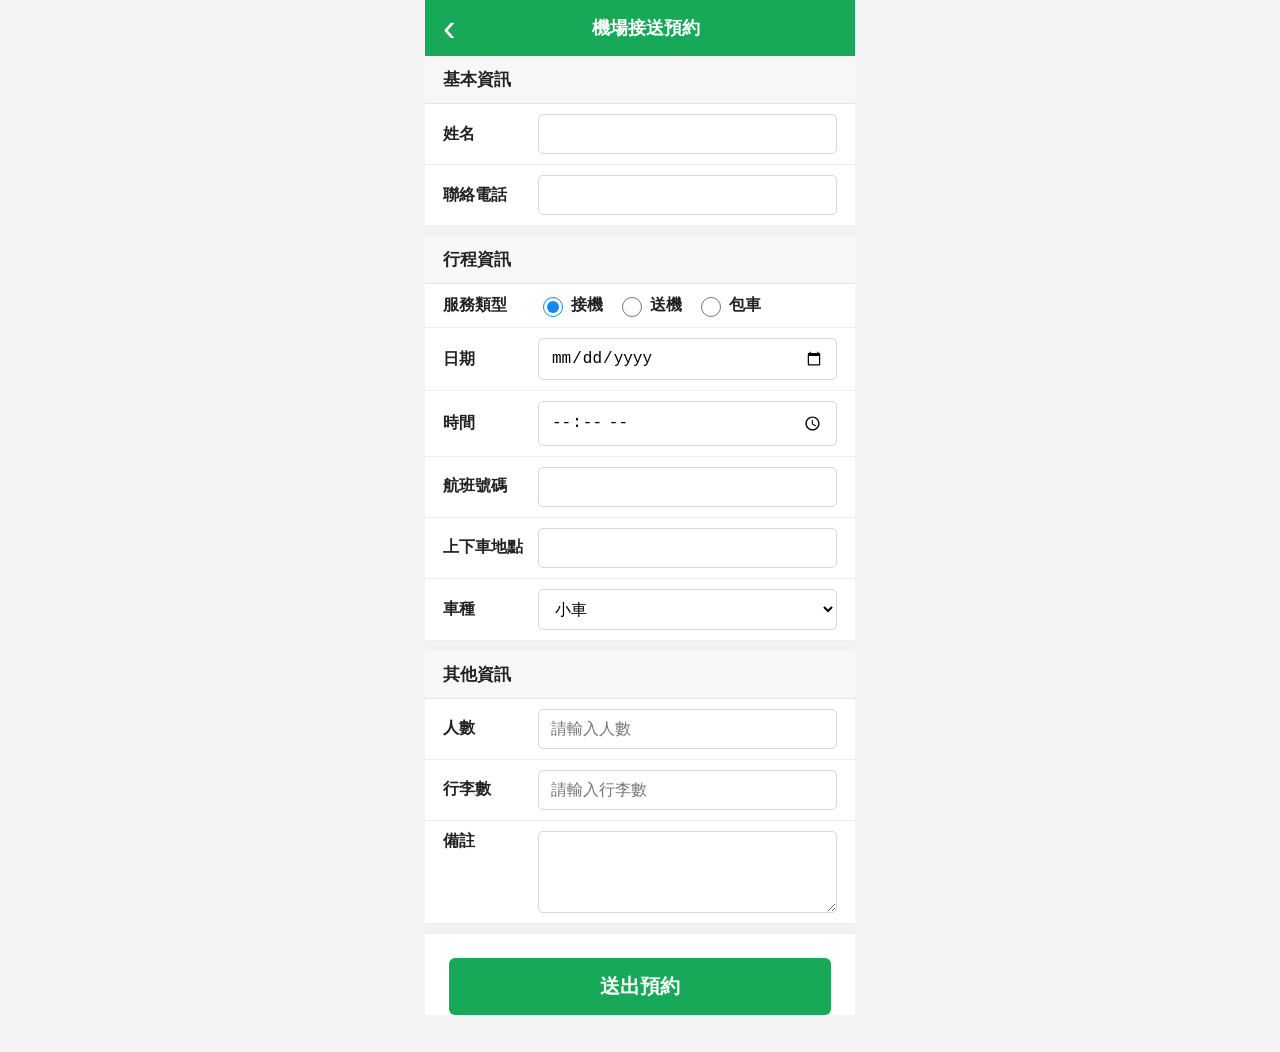
<file: index.html>
<!DOCTYPE html>
<html lang="zh-Hant">
<head>
  <meta charset="UTF-8" />
  <meta name="viewport" content="width=device-width, initial-scale=1.0" />
  <title>機場接送預約</title>
  <link rel="stylesheet" href="style.css" />
  <script src="https://static.line-scdn.net/liff/edge/2/sdk.js"></script>
</head>

<body>
  <div class="app">
    <header class="header">
      <div class="back">‹</div>
      <div class="title">機場接送預約</div>
      <div></div>
    </header>

    <form id="transferForm">

      <section>
        <h2>基本資訊</h2>

        <div class="field">
          <label>姓名</label>
          <input type="text" name="name" required />
        </div>

        <div class="field">
          <label>聯絡電話</label>
          <input type="tel" name="phone" required />
        </div>
      </section>

      <section>
        <h2>行程資訊</h2>

        <div class="field">
          <label>服務類型</label>
          <div class="radio-group">
            <label><input type="radio" name="serviceType" value="接機" checked /> 接機</label>
            <label><input type="radio" name="serviceType" value="送機" /> 送機</label>
            <label><input type="radio" name="serviceType" value="包車" /> 包車</label>
          </div>
        </div>

        <div class="field">
          <label>日期</label>
          <input type="date" name="date" required />
        </div>

        <div class="field">
          <label>時間</label>
          <input type="time" name="time" required />
        </div>

        <div class="field">
          <label>航班號碼</label>
          <input type="text" name="flightNo" />
        </div>

        <div class="field">
          <label>上下車地點</label>
          <input type="text" name="location" required />
        </div>

        <div class="field">
          <label>車種</label>
          <select name="carType">
            <option value="小車">小車</option>
            <option value="進口車">進口車</option>
            <option value="大車">大車</option>
          </select>
        </div>
      </section>

      <section>
        <h2>其他資訊</h2>

        <div class="field">
          <label>人數</label>
          <input type="number" name="passengers" min="1" placeholder="請輸入人數" required />
        </div>

        <div class="field">
          <label>行李數</label>
          <input type="number" name="luggage" min="0" placeholder="請輸入行李數" required />
        </div>

        <div class="field textarea-field">
          <label>備註</label>
          <textarea name="note"></textarea>
        </div>
      </section>

      <button type="submit">送出預約</button>

    </form>
  </div>

  <script src="script.js"></script>
</body>
</html>
</file>
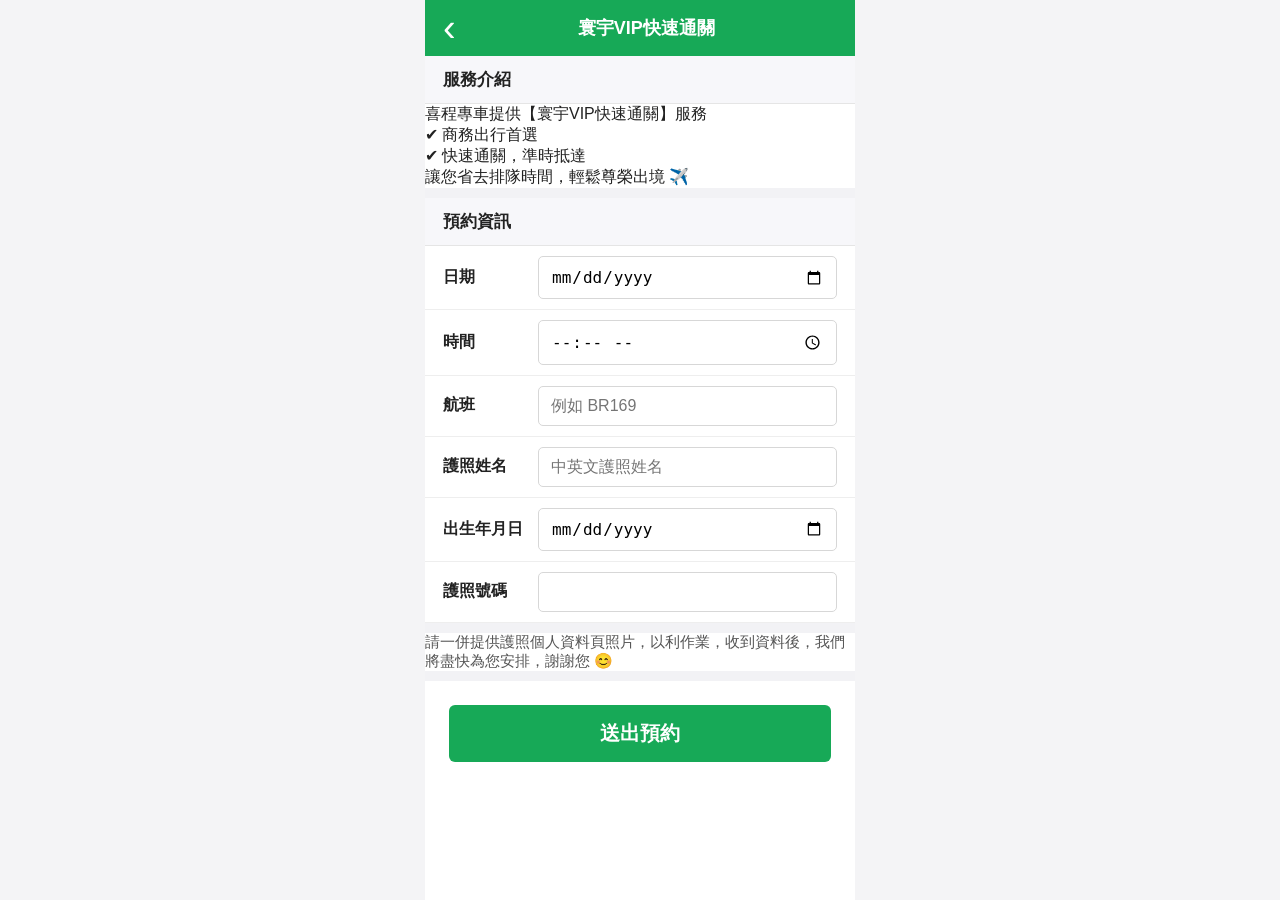
<file: vip-clearance.html>
<!DOCTYPE html>
<html lang="zh-Hant">
<head>
  <meta charset="UTF-8" />
  <meta name="viewport" content="width=device-width, initial-scale=1.0" />
  <title>寰宇VIP快速通關</title>
  <link rel="stylesheet" href="style.css" />
  <script src="https://static.line-scdn.net/liff/edge/2/sdk.js"></script>
</head>

<body>
  <div class="app">
    <header class="header">
      <div class="back">‹</div>
      <div class="title">寰宇VIP快速通關</div>
      <div></div>
    </header>

    <form id="vipClearanceForm">

      <section>
        <h2>服務介紹</h2>
        <div class="info-block">
          喜程專車提供【寰宇VIP快速通關】服務<br>
          ✔ 商務出行首選<br>
          ✔ 快速通關，準時抵達<br>
          讓您省去排隊時間，輕鬆尊榮出境 ✈️
        </div>
      </section>

      <section>
        <h2>預約資訊</h2>

        <div class="field">
          <label>日期</label>
          <input type="date" name="date" required />
        </div>

        <div class="field">
          <label>時間</label>
          <input type="time" name="time" required />
        </div>

        <div class="field">
          <label>航班</label>
          <input type="text" name="flightNo" placeholder="例如 BR169" required />
        </div>

        <div class="field">
          <label>護照姓名</label>
          <input type="text" name="passportName" placeholder="中英文護照姓名" required />
        </div>

        <div class="field">
          <label>出生年月日</label>
          <input type="date" name="birthday" required />
        </div>

        <div class="field">
          <label>護照號碼</label>
          <input type="text" name="passportNo" required />
        </div>
      </section>

      <section>
        <div class="info-block" style="font-size:15px;color:#555;">
          請一併提供護照個人資料頁照片，以利作業，收到資料後，我們將盡快為您安排，謝謝您 😊
        </div>
      </section>

      <button type="submit">送出預約</button>

    </form>
  </div>

  <script>
    const LIFF_ID = "2009891004-ICB0ThxL";

    async function initLiff() {
      await liff.init({ liffId: LIFF_ID });

      if (!liff.isLoggedIn()) {
        liff.login();
      }
    }

    initLiff();

    document.getElementById("vipClearanceForm").addEventListener("submit", async function (e) {
      e.preventDefault();

      const formData = new FormData(e.target);

      const message =
`✈️ 寰宇VIP快速通關預約

📅 日期：${formData.get("date")}
⏰ 時間：${formData.get("time")}
✈️ 航班：${formData.get("flightNo")}

👤 護照姓名：${formData.get("passportName")}
🎂 出生年月日：${formData.get("birthday")}
🛂 護照號碼：${formData.get("passportNo")}

請一併提供護照個人資料頁照片，以利作業，收到資料後，我們將盡快為您安排，謝謝您 😊`;

      try {
        await liff.sendMessages([
          {
            type: "text",
            text: message
          }
        ]);

        liff.closeWindow();

      } catch (err) {
        alert("請從LINE內開啟");
      }
    });
  </script>

</body>
</html>
</file>
<file: style.css>
* {
  box-sizing: border-box;
}

body {
  margin: 0;
  background: #f4f4f6;
  font-family: -apple-system, BlinkMacSystemFont, "Noto Sans TC", "Microsoft JhengHei", sans-serif;
  color: #222;
}

.app {
  max-width: 430px;
  margin: 0 auto;
  min-height: 100vh;
  background: #fff;
}

.header {
  height: 56px;
  background: #17a957;
  color: #fff;
  display: flex;
  align-items: center;
  justify-content: space-between;
  padding: 0 18px;
  font-size: 18px;
  font-weight: 600;
}

.back {
  font-size: 38px;
  line-height: 1;
  font-weight: 300;
}

.close {
  font-size: 16px;
  font-weight: 500;
}

section {
  border-bottom: 10px solid #f2f2f5;
}

h2 {
  margin: 0;
  padding: 12px 18px;
  background: #f7f7fa;
  font-size: 17px;
  font-weight: 700;
  border-bottom: 1px solid #e5e5e5;
}

.field {
  display: grid;
  grid-template-columns: 95px 1fr;
  align-items: center;
  padding: 10px 18px;
  border-bottom: 1px solid #eeeeee;
  font-size: 16px;
}

.field label {
  font-weight: 600;
}

input,
select,
textarea {
  width: 100%;
  border: 1px solid #d7d7d7;
  border-radius: 5px;
  padding: 10px 12px;
  font-size: 16px;
  background: #fff;
}

textarea {
  min-height: 82px;
  resize: vertical;
}

.radio-group {
  display: flex;
  gap: 14px;
  align-items: center;
  flex-wrap: wrap;
}

.radio-group label {
  display: flex;
  align-items: center;
  gap: 5px;
  font-weight: 600;
}

.radio-group input {
  width: 20px;
  height: 20px;
  accent-color: #1687f2;
}

.textarea-field {
  align-items: start;
}

button {
  display: block;
  width: calc(100% - 48px);
  margin: 24px auto 36px;
  padding: 15px;
  background: #17a957;
  color: #fff;
  border: none;
  border-radius: 6px;
  font-size: 20px;
  font-weight: 700;
  cursor: pointer;
}

button:disabled {
  background: #9acbad;
  cursor: not-allowed;
}
</file>
